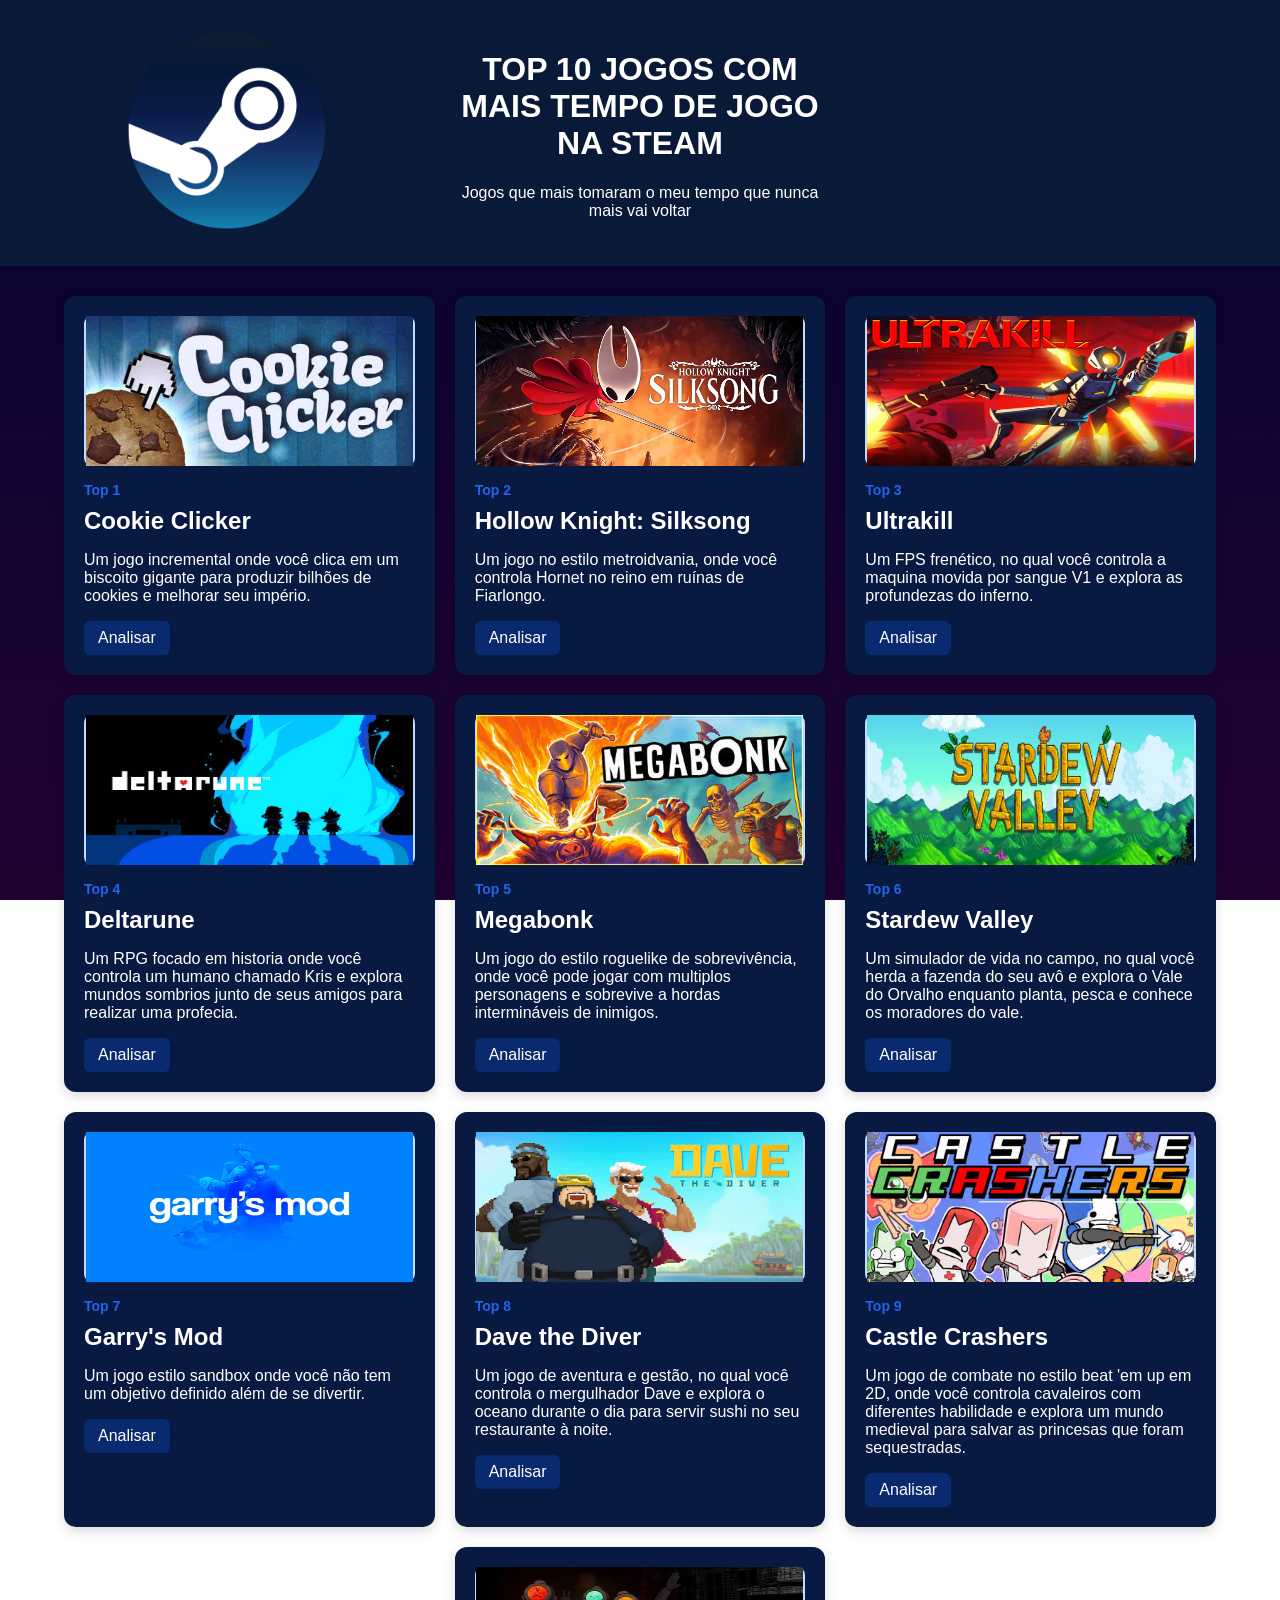
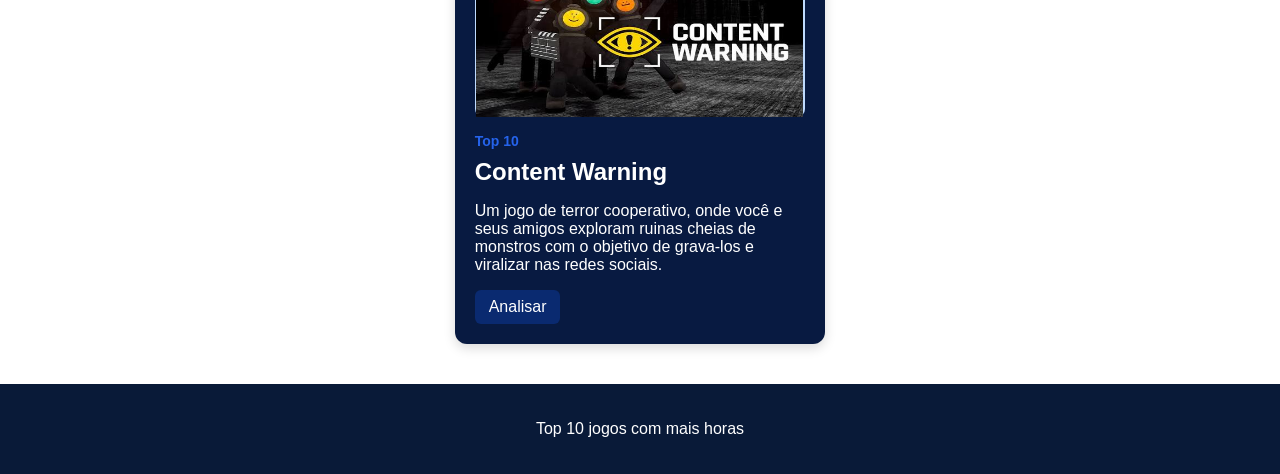
<file: site top 10 Gustavo Ribeiro/top 10/index.html>
<!DOCTYPE html>
<html lang="pt-BR">
<head>
    <meta charset="UTF-8">

    <title>TOP 10 Jogos com mais horas</title>

     <link rel="shortcut icon" href="icone/icone0.ico" type="image/x-icon">

    <link rel="stylesheet" href="css/style.css">

</head>

<body>

    <header>
        <div class="ranking">
        <div><img src="imagem/steam.png" width="200"></div>
        <div><h1>TOP 10 JOGOS COM MAIS TEMPO DE JOGO NA STEAM</h1>
       <p>Jogos que mais tomaram o meu tempo que nunca mais vai voltar</p></div>
        </div>
    </header>

    <main>

        <section class="ranking">

            <article class="card">
                <div class="imagem"><img src="imagem/cookie.jpg" height="150" width="327"></div>
                <div class="conteudo">
                    <span class="posicao">Top 1</span>
                    <h2>Cookie Clicker</h2>
                    <p>Um jogo incremental onde você clica em um biscoito gigante para produzir bilhões de cookies e melhorar seu império.</p>
                    <a href="cookie.html">Analisar</a>
                </div>
            </article>

            <article class="card">
                <div class="imagem"><img src="imagem/silksong.jpg" height="150" width="327"></div>
                <div class="conteudo">
                    <span class="posicao">Top 2</span>
                    <h2>Hollow Knight: Silksong</h2>
                    <p>Um jogo no estilo metroidvania, onde você controla Hornet no reino em ruínas de Fiarlongo.</p>
                    <a href="silksong.html">Analisar</a>
                </div>
            </article>

            <article class="card">
                <div class="imagem"><img src="imagem/ultarkill.jpg" height="150" width="327"></div>
                <div class="conteudo">
                    <span class="posicao">Top 3</span>
                    <h2>Ultrakill</h2>
                    <p>Um FPS frenético, no qual você controla a maquina movida por sangue V1 e explora as profundezas do inferno.</p>
                    <a href="ultrakill.html">Analisar</a>
                </div>
            </article>

            <article class="card">
                <div class="imagem"><img src="imagem/deltarune.jpg" height="150" width="327"></div>
                <div class="conteudo">
                    <span class="posicao">Top 4</span>
                    <h2>Deltarune</h2>
                    <p>Um RPG focado em historia onde você controla um humano chamado Kris e explora mundos sombrios junto de seus amigos para realizar uma profecia.</p>
                    <a href="deltarune.html">Analisar</a>
                </div>
            </article>

            <article class="card">
                <div class="imagem"><img src="imagem/megabonk.jpg" height="150" width="327"></div>
                <div class="conteudo">
                    <span class="posicao">Top 5</span>
                    <h2>Megabonk</h2>
                    <p>Um jogo do estilo roguelike de sobrevivência, onde você pode jogar com multiplos personagens e sobrevive a hordas intermináveis de inimigos.</p>
                    <a href="megabonk.html">Analisar</a>
                </div>
            </article>

            <article class="card">
                <div class="imagem"><img src="imagem/valley.jpg" height="150" width="327"></div>
                <div class="conteudo">
                    <span class="posicao">Top 6</span>
                    <h2>Stardew Valley</h2>
                    <p>Um simulador de vida no campo, no qual você herda a fazenda do seu avô e explora o Vale do Orvalho enquanto planta, pesca e conhece os moradores do vale.</p>
                    <a href="valley.html">Analisar</a>
                </div>
            </article>

            <article class="card">
                <div class="imagem"><img src="imagem/garry.jpg" height="150" width="327"></div>
                <div class="conteudo">
                    <span class="posicao">Top 7</span>
                    <h2>Garry's Mod</h2>
                    <p>Um jogo estilo sandbox onde você não tem um objetivo definido além de se divertir.</p>
                    <a href="garry.html">Analisar</a>
                </div>
            </article>

            <article class="card">
                <div class="imagem"><img src="imagem/dave.jpg" height="150" width="327"></div>
                <div class="conteudo">
                    <span class="posicao">Top 8</span>
                    <h2>Dave the Diver</h2>
                    <p>Um jogo de aventura e gestão, no qual você controla o mergulhador Dave e explora o oceano durante o dia para servir sushi no seu restaurante à noite.</p>
                    <a href="dave.html">Analisar</a>
                </div>
            </article>

            <article class="card">
                <div class="imagem"><img src="imagem/castle.jpg" height="150" width="327"></div>
                <div class="conteudo">
                    <span class="posicao">Top 9</span>
                    <h2>Castle Crashers</h2>
                    <p>Um jogo de combate no estilo beat 'em up em 2D, onde você controla cavaleiros com diferentes habilidade e explora um mundo medieval para salvar as princesas que foram sequestradas.</p>
                    <a href="castle.html">Analisar</a>
                </div>
            </article>

            <section class="ranking" style="display: flex; justify-content: center;"></section>
            <article class="card">
                <div class="imagem"><img src="imagem/content.jpg" height="150" width="327"></div>
                <div class="conteudo">
                    <span class="posicao">Top 10</span>
                    <h2>Content Warning</h2>
                    <p>Um jogo de terror cooperativo, onde você e seus amigos exploram ruinas cheias de monstros com o objetivo de grava-los e viralizar nas redes sociais.</p>
                    <a href="content.html">Analisar</a>
                </div>
            </article>


        </section>

    </main>

    <footer>
        <p>Top 10 jogos com mais horas</p>
    </footer>

</body>
</html>
</file>
<file: site top 10 Gustavo Ribeiro/top 10/css/style.css>
* {
    box-sizing: border-box;
}

body {
    font-family: Arial, sans-serif;

    background: linear-gradient(to bottom, #040432, #210231);
    background-repeat: no-repeat;
    background-attachment: fixed;

    margin: 0;

    color: #222222;
}

header {
    background-color: #091a38;

    color: white;

    padding: 30px;

    text-align: center;
}

main {
    width: 90%;

    margin: 30px auto;
}

.ranking {
    display: grid;

    grid-template-columns: repeat(3, 1fr);

    gap: 20px;
}

@media (max-width: 900px) {

    .ranking {

        grid-template-columns: repeat(2, 1fr);

    }

}

@media (max-width: 600px) {

    .ranking {

        grid-template-columns: 1fr;

    }

}

.card {
    background-color: #081A41;

    color: white;

    border-radius: 12px;

    padding: 20px;

    box-shadow: 0 4px 12px rgba(0, 0, 0, 0.15);
}

.imagem {
    height: 150px;

    background-color: #bfdbfe;

    display: flex;

    justify-content: center;

    align-items: center;

    font-weight: bold;

    border-radius: 8px;
}

.conteudo {
    padding-top: 15px;
}

.posicao {
    color: #2563eb;

    font-weight: bold;

    font-size: 14px;
}

.card h2 {
    margin-top: 8px;

    margin-bottom: 8px;
}

.card a {
    text-decoration: none;

    color: white;

    background-color: #0a2a70;

    padding: 8px 14px;

    border-radius: 6px;

    display: inline-block;
}


.card a:hover {
    background-color: #1e40af;
}


footer {
    background-color: #091A38;

    color: white;

    padding: 20px;

    text-align: center;

    margin-top: 40px;

}
</file>
